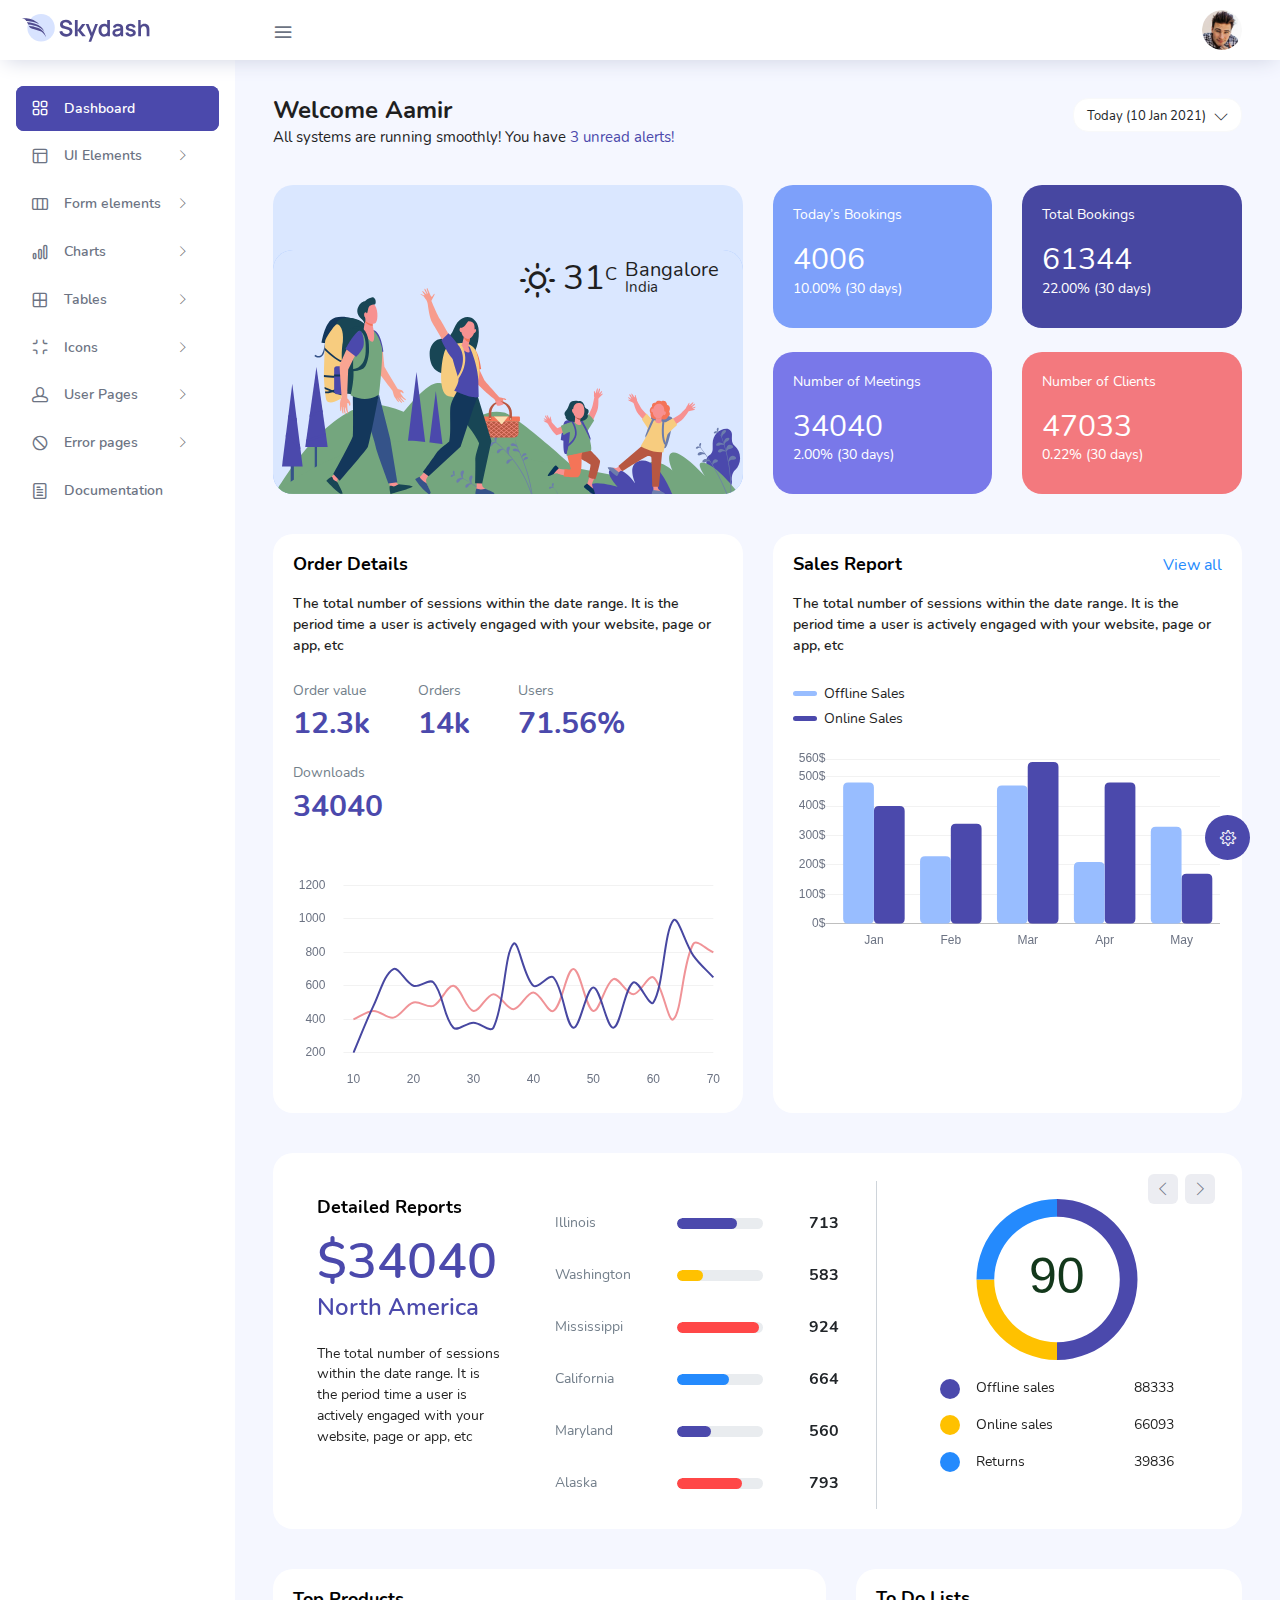
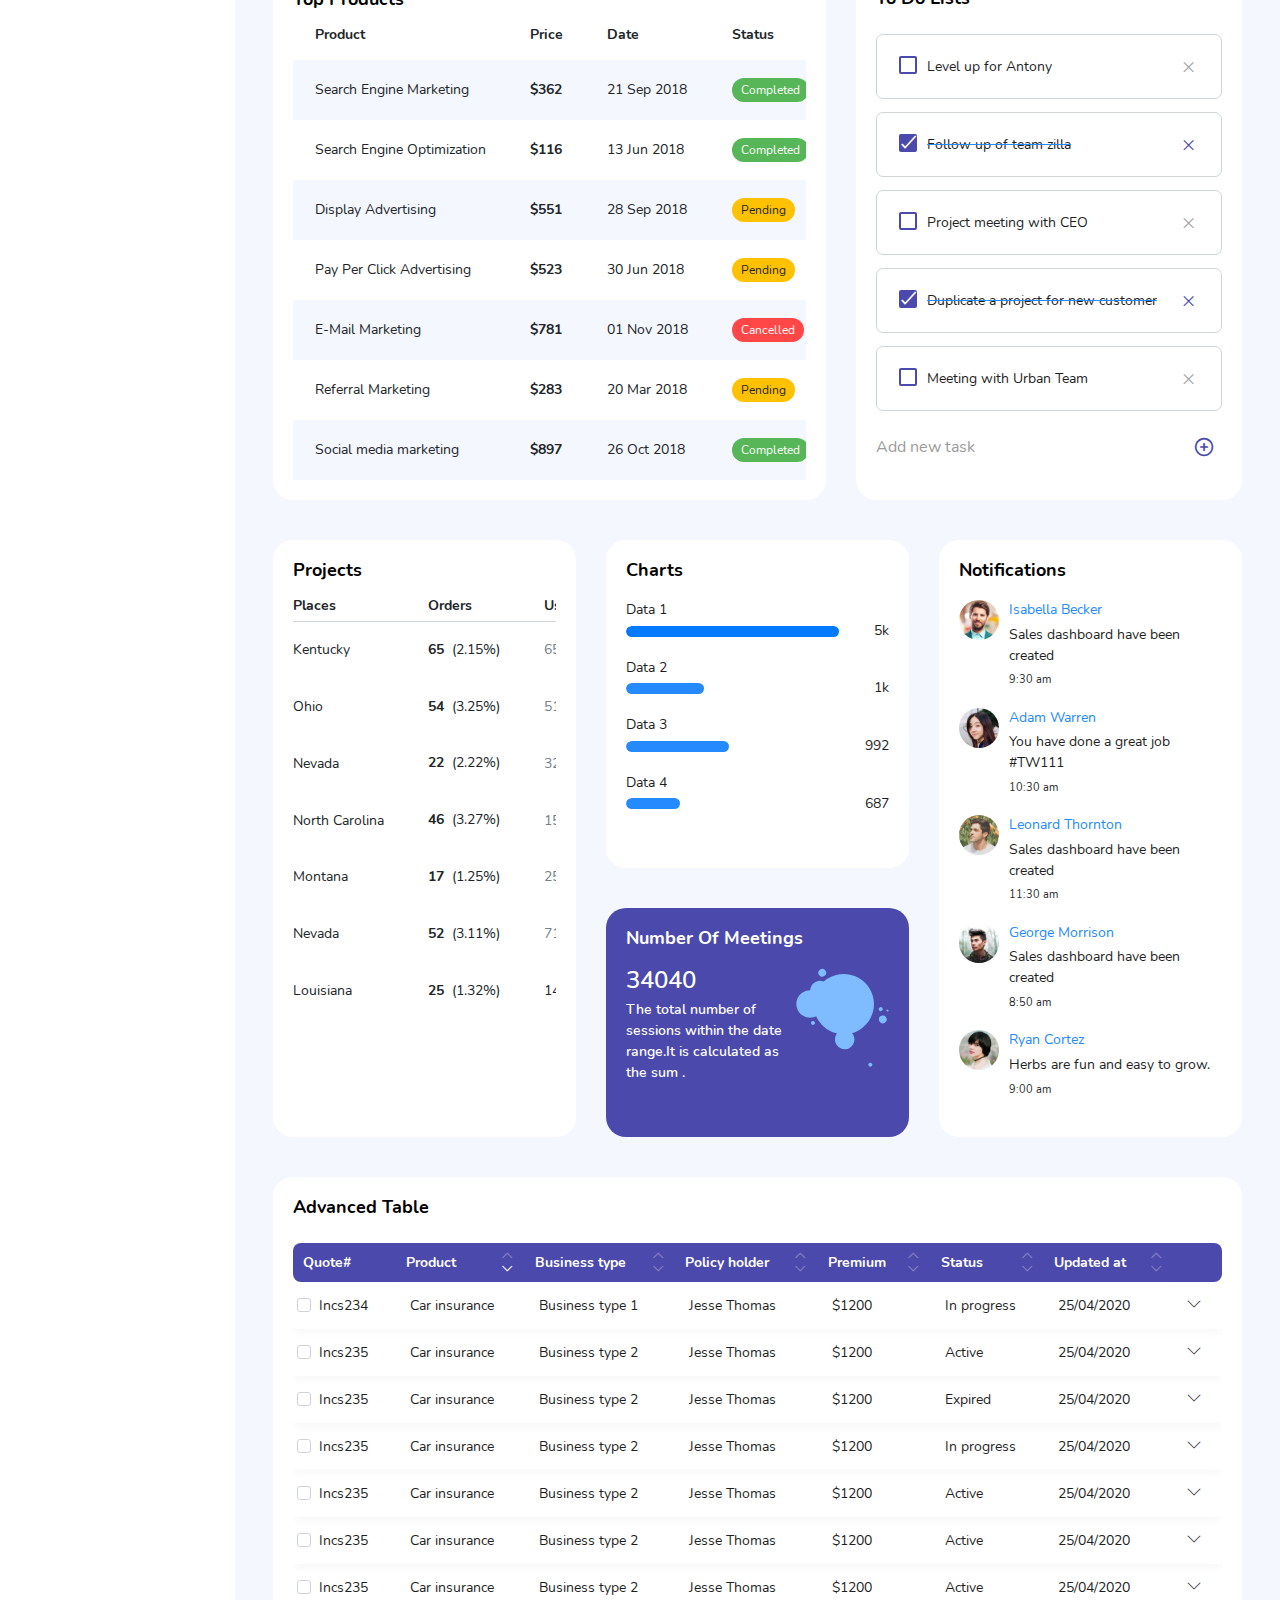
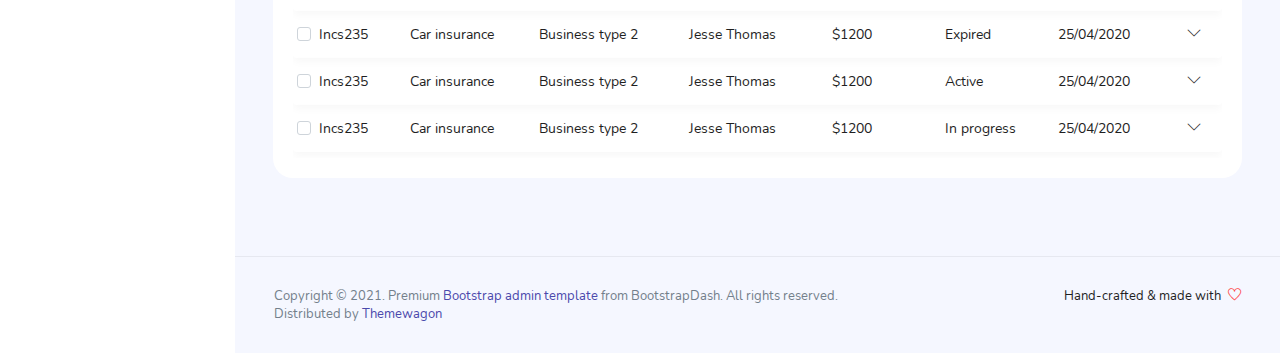
<file: case_management/Admin/index.html>
<!DOCTYPE html>
<html lang="en">

<head>
  <!-- Required meta tags -->
  <meta charset="utf-8">
  <meta name="viewport" content="width=device-width, initial-scale=1, shrink-to-fit=no">
  <title>Skydash Admin</title>
  <!-- plugins:css -->
  <link rel="stylesheet" href="vendors/feather/feather.css">
  <link rel="stylesheet" href="vendors/ti-icons/css/themify-icons.css">
  <link rel="stylesheet" href="vendors/css/vendor.bundle.base.css">
  <!-- endinject -->
  <!-- Plugin css for this page -->
  <link rel="stylesheet" href="vendors/datatables.net-bs4/dataTables.bootstrap4.css">
  <link rel="stylesheet" href="vendors/ti-icons/css/themify-icons.css">
  <link rel="stylesheet" type="text/css" href="js/select.dataTables.min.css">
  <!-- End plugin css for this page -->
  <!-- inject:css -->
  <link rel="stylesheet" href="css/vertical-layout-light/style.css">
  <!-- endinject -->
  <link rel="shortcut icon" href="images/favicon.png" />
</head>
<body>
  <div class="container-scroller">
    <!-- partial:partials/_navbar.html -->
    <nav class="navbar col-lg-12 col-12 p-0 fixed-top d-flex flex-row">
      <div class="text-center navbar-brand-wrapper d-flex align-items-center justify-content-center">
        <a class="navbar-brand brand-logo mr-5" href="index.html"><img src="images/logo.svg" class="mr-2" alt="logo"/></a>
        <a class="navbar-brand brand-logo-mini" href="index.html"><img src="images/logo-mini.svg" alt="logo"/></a>
      </div>
      <div class="navbar-menu-wrapper d-flex align-items-center justify-content-end">
        <button class="navbar-toggler navbar-toggler align-self-center" type="button" data-toggle="minimize">
          <span class="icon-menu"></span>
        </button>
    
        <ul class="navbar-nav navbar-nav-right">
          <li class="nav-item dropdown">
            <a class="nav-link count-indicator dropdown-toggle" id="notificationDropdown" href="#" data-toggle="dropdown">
             
             
            </a>
            <div class="dropdown-menu dropdown-menu-right navbar-dropdown preview-list" aria-labelledby="notificationDropdown">
              <p class="mb-0 font-weight-normal float-left dropdown-header">Notifications</p>
              <a class="dropdown-item preview-item">
                <div class="preview-thumbnail">
                  <div class="preview-icon bg-success">
                    <i class="ti-info-alt mx-0"></i>
                  </div>
                </div>
                <div class="preview-item-content">
                  <h6 class="preview-subject font-weight-normal">Application Error</h6>
                  <p class="font-weight-light small-text mb-0 text-muted">
                    Just now
                  </p>
                </div>
              </a>
              <a class="dropdown-item preview-item">
                <div class="preview-thumbnail">
                  <div class="preview-icon bg-warning">
                    <i class="ti-settings mx-0"></i>
                  </div>
                </div>
                <div class="preview-item-content">
                  <h6 class="preview-subject font-weight-normal">Settings</h6>
                  <p class="font-weight-light small-text mb-0 text-muted">
                    Private message
                  </p>
                </div>
              </a>
              <a class="dropdown-item preview-item">
                <div class="preview-thumbnail">
                  <div class="preview-icon bg-info">
                    <i class="ti-user mx-0"></i>
                  </div>
                </div>
                <div class="preview-item-content">
                  <h6 class="preview-subject font-weight-normal">New user registration</h6>
                  <p class="font-weight-light small-text mb-0 text-muted">
                    2 days ago
                  </p>
                </div>
              </a>
            </div>
          </li>
          <li class="nav-item nav-profile dropdown">
            <a class="nav-link dropdown-toggle" href="#" data-toggle="dropdown" id="profileDropdown">
              <img src="images/faces/face28.jpg" alt="profile"/>
            </a>
            <div class="dropdown-menu dropdown-menu-right navbar-dropdown" aria-labelledby="profileDropdown">

              <a class="dropdown-item">
                <i class="ti-power-off text-primary"></i>
                Logout
              </a>
            </div>
          </li>
    
        </ul>
        <button class="navbar-toggler navbar-toggler-right d-lg-none align-self-center" type="button" data-toggle="offcanvas">
          <span class="icon-menu"></span>
        </button>
      </div>
    </nav>
    <!-- partial -->
    <div class="container-fluid page-body-wrapper">
      <!-- partial:partials/_settings-panel.html -->
      <div class="theme-setting-wrapper">
        <div id="settings-trigger"><i class="ti-settings"></i></div>
        <div id="theme-settings" class="settings-panel">
          <i class="settings-close ti-close"></i>
          <p class="settings-heading">SIDEBAR SKINS</p>
          <div class="sidebar-bg-options selected" id="sidebar-light-theme"><div class="img-ss rounded-circle bg-light border mr-3"></div>Light</div>
          <div class="sidebar-bg-options" id="sidebar-dark-theme"><div class="img-ss rounded-circle bg-dark border mr-3"></div>Dark</div>
          <p class="settings-heading mt-2">HEADER SKINS</p>
          <div class="color-tiles mx-0 px-4">
            <div class="tiles success"></div>
            <div class="tiles warning"></div>
            <div class="tiles danger"></div>
            <div class="tiles info"></div>
            <div class="tiles dark"></div>
            <div class="tiles default"></div>
          </div>
        </div>
      </div>
      <div id="right-sidebar" class="settings-panel">
        <i class="settings-close ti-close"></i>
        <ul class="nav nav-tabs border-top" id="setting-panel" role="tablist">
          <li class="nav-item">
            <a class="nav-link active" id="todo-tab" data-toggle="tab" href="#todo-section" role="tab" aria-controls="todo-section" aria-expanded="true">TO DO LIST</a>
          </li>
          <li class="nav-item">
            <a class="nav-link" id="chats-tab" data-toggle="tab" href="#chats-section" role="tab" aria-controls="chats-section">CHATS</a>
          </li>
        </ul>
        <div class="tab-content" id="setting-content">
          <div class="tab-pane fade show active scroll-wrapper" id="todo-section" role="tabpanel" aria-labelledby="todo-section">
            <div class="add-items d-flex px-3 mb-0">
              <form class="form w-100">
                <div class="form-group d-flex">
                  <input type="text" class="form-control todo-list-input" placeholder="Add To-do">
                  <button type="submit" class="add btn btn-primary todo-list-add-btn" id="add-task">Add</button>
                </div>
              </form>
            </div>
            <div class="list-wrapper px-3">
              <ul class="d-flex flex-column-reverse todo-list">
                <li>
                  <div class="form-check">
                    <label class="form-check-label">
                      <input class="checkbox" type="checkbox">
                      Team review meeting at 3.00 PM
                    </label>
                  </div>
                  <i class="remove ti-close"></i>
                </li>
                <li>
                  <div class="form-check">
                    <label class="form-check-label">
                      <input class="checkbox" type="checkbox">
                      Prepare for presentation
                    </label>
                  </div>
                  <i class="remove ti-close"></i>
                </li>
                <li>
                  <div class="form-check">
                    <label class="form-check-label">
                      <input class="checkbox" type="checkbox">
                      Resolve all the low priority tickets due today
                    </label>
                  </div>
                  <i class="remove ti-close"></i>
                </li>
                <li class="completed">
                  <div class="form-check">
                    <label class="form-check-label">
                      <input class="checkbox" type="checkbox" checked>
                      Schedule meeting for next week
                    </label>
                  </div>
                  <i class="remove ti-close"></i>
                </li>
                <li class="completed">
                  <div class="form-check">
                    <label class="form-check-label">
                      <input class="checkbox" type="checkbox" checked>
                      Project review
                    </label>
                  </div>
                  <i class="remove ti-close"></i>
                </li>
              </ul>
            </div>
            <h4 class="px-3 text-muted mt-5 font-weight-light mb-0">Events</h4>
            <div class="events pt-4 px-3">
              <div class="wrapper d-flex mb-2">
                <i class="ti-control-record text-primary mr-2"></i>
                <span>Feb 11 2018</span>
              </div>
              <p class="mb-0 font-weight-thin text-gray">Creating component page build a js</p>
              <p class="text-gray mb-0">The total number of sessions</p>
            </div>
            <div class="events pt-4 px-3">
              <div class="wrapper d-flex mb-2">
                <i class="ti-control-record text-primary mr-2"></i>
                <span>Feb 7 2018</span>
              </div>
              <p class="mb-0 font-weight-thin text-gray">Meeting with Alisa</p>
              <p class="text-gray mb-0 ">Call Sarah Graves</p>
            </div>
          </div>
          <!-- To do section tab ends -->
          <div class="tab-pane fade" id="chats-section" role="tabpanel" aria-labelledby="chats-section">
            <div class="d-flex align-items-center justify-content-between border-bottom">
              <p class="settings-heading border-top-0 mb-3 pl-3 pt-0 border-bottom-0 pb-0">Friends</p>
              <small class="settings-heading border-top-0 mb-3 pt-0 border-bottom-0 pb-0 pr-3 font-weight-normal">See All</small>
            </div>
            <ul class="chat-list">
              <li class="list active">
                <div class="profile"><img src="images/faces/face1.jpg" alt="image"><span class="online"></span></div>
                <div class="info">
                  <p>Thomas Douglas</p>
                  <p>Available</p>
                </div>
                <small class="text-muted my-auto">19 min</small>
              </li>
              <li class="list">
                <div class="profile"><img src="images/faces/face2.jpg" alt="image"><span class="offline"></span></div>
                <div class="info">
                  <div class="wrapper d-flex">
                    <p>Catherine</p>
                  </div>
                  <p>Away</p>
                </div>
                <div class="badge badge-success badge-pill my-auto mx-2">4</div>
                <small class="text-muted my-auto">23 min</small>
              </li>
              <li class="list">
                <div class="profile"><img src="images/faces/face3.jpg" alt="image"><span class="online"></span></div>
                <div class="info">
                  <p>Daniel Russell</p>
                  <p>Available</p>
                </div>
                <small class="text-muted my-auto">14 min</small>
              </li>
              <li class="list">
                <div class="profile"><img src="images/faces/face4.jpg" alt="image"><span class="offline"></span></div>
                <div class="info">
                  <p>James Richardson</p>
                  <p>Away</p>
                </div>
                <small class="text-muted my-auto">2 min</small>
              </li>
              <li class="list">
                <div class="profile"><img src="images/faces/face5.jpg" alt="image"><span class="online"></span></div>
                <div class="info">
                  <p>Madeline Kennedy</p>
                  <p>Available</p>
                </div>
                <small class="text-muted my-auto">5 min</small>
              </li>
              <li class="list">
                <div class="profile"><img src="images/faces/face6.jpg" alt="image"><span class="online"></span></div>
                <div class="info">
                  <p>Sarah Graves</p>
                  <p>Available</p>
                </div>
                <small class="text-muted my-auto">47 min</small>
              </li>
            </ul>
          </div>
          <!-- chat tab ends -->
        </div>
      </div>
      <!-- partial -->
      <!-- partial:partials/_sidebar.html -->
      <nav class="sidebar sidebar-offcanvas" id="sidebar">
        <ul class="nav">
          <li class="nav-item">
            <a class="nav-link" href="index.html">
              <i class="icon-grid menu-icon"></i>
              <span class="menu-title">Dashboard</span>
            </a>
          </li>
          <li class="nav-item">
            <a class="nav-link" data-toggle="collapse" href="#ui-basic" aria-expanded="false" aria-controls="ui-basic">
              <i class="icon-layout menu-icon"></i>
              <span class="menu-title">UI Elements</span>
              <i class="menu-arrow"></i>
            </a>
            <div class="collapse" id="ui-basic">
              <ul class="nav flex-column sub-menu">
                <li class="nav-item"> <a class="nav-link" href="pages/ui-features/buttons.html">Buttons</a></li>
                <li class="nav-item"> <a class="nav-link" href="pages/ui-features/dropdowns.html">Dropdowns</a></li>
                <li class="nav-item"> <a class="nav-link" href="pages/ui-features/typography.html">Typography</a></li>
              </ul>
            </div>
          </li>
          <li class="nav-item">
            <a class="nav-link" data-toggle="collapse" href="#form-elements" aria-expanded="false" aria-controls="form-elements">
              <i class="icon-columns menu-icon"></i>
              <span class="menu-title">Form elements</span>
              <i class="menu-arrow"></i>
            </a>
            <div class="collapse" id="form-elements">
              <ul class="nav flex-column sub-menu">
                <li class="nav-item"><a class="nav-link" href="pages/forms/basic_elements.html">Basic Elements</a></li>
              </ul>
            </div>
          </li>
          <li class="nav-item">
            <a class="nav-link" data-toggle="collapse" href="#charts" aria-expanded="false" aria-controls="charts">
              <i class="icon-bar-graph menu-icon"></i>
              <span class="menu-title">Charts</span>
              <i class="menu-arrow"></i>
            </a>
            <div class="collapse" id="charts">
              <ul class="nav flex-column sub-menu">
                <li class="nav-item"> <a class="nav-link" href="pages/charts/chartjs.html">ChartJs</a></li>
              </ul>
            </div>
          </li>
          <li class="nav-item">
            <a class="nav-link" data-toggle="collapse" href="#tables" aria-expanded="false" aria-controls="tables">
              <i class="icon-grid-2 menu-icon"></i>
              <span class="menu-title">Tables</span>
              <i class="menu-arrow"></i>
            </a>
            <div class="collapse" id="tables">
              <ul class="nav flex-column sub-menu">
                <li class="nav-item"> <a class="nav-link" href="pages/tables/basic-table.html">Basic table</a></li>
              </ul>
            </div>
          </li>
          <li class="nav-item">
            <a class="nav-link" data-toggle="collapse" href="#icons" aria-expanded="false" aria-controls="icons">
              <i class="icon-contract menu-icon"></i>
              <span class="menu-title">Icons</span>
              <i class="menu-arrow"></i>
            </a>
            <div class="collapse" id="icons">
              <ul class="nav flex-column sub-menu">
                <li class="nav-item"> <a class="nav-link" href="pages/icons/mdi.html">Mdi icons</a></li>
              </ul>
            </div>
          </li>
          <li class="nav-item">
            <a class="nav-link" data-toggle="collapse" href="#auth" aria-expanded="false" aria-controls="auth">
              <i class="icon-head menu-icon"></i>
              <span class="menu-title">User Pages</span>
              <i class="menu-arrow"></i>
            </a>
            <div class="collapse" id="auth">
              <ul class="nav flex-column sub-menu">
                <li class="nav-item"> <a class="nav-link" href="pages/samples/login.html"> Login </a></li>
                <li class="nav-item"> <a class="nav-link" href="pages/samples/register.html"> Register </a></li>
              </ul>
            </div>
          </li>
          <li class="nav-item">
            <a class="nav-link" data-toggle="collapse" href="#error" aria-expanded="false" aria-controls="error">
              <i class="icon-ban menu-icon"></i>
              <span class="menu-title">Error pages</span>
              <i class="menu-arrow"></i>
            </a>
            <div class="collapse" id="error">
              <ul class="nav flex-column sub-menu">
                <li class="nav-item"> <a class="nav-link" href="pages/samples/error-404.html"> 404 </a></li>
                <li class="nav-item"> <a class="nav-link" href="pages/samples/error-500.html"> 500 </a></li>
              </ul>
            </div>
          </li>
          <li class="nav-item">
            <a class="nav-link" href="pages/documentation/documentation.html">
              <i class="icon-paper menu-icon"></i>
              <span class="menu-title">Documentation</span>
            </a>
          </li>
        </ul>
      </nav>
      <!-- partial -->
      <div class="main-panel">
        <div class="content-wrapper">
          <div class="row">
            <div class="col-md-12 grid-margin">
              <div class="row">
                <div class="col-12 col-xl-8 mb-4 mb-xl-0">
                  <h3 class="font-weight-bold">Welcome Aamir</h3>
                  <h6 class="font-weight-normal mb-0">All systems are running smoothly! You have <span class="text-primary">3 unread alerts!</span></h6>
                </div>
                <div class="col-12 col-xl-4">
                 <div class="justify-content-end d-flex">
                  <div class="dropdown flex-md-grow-1 flex-xl-grow-0">
                    <button class="btn btn-sm btn-light bg-white dropdown-toggle" type="button" id="dropdownMenuDate2" data-toggle="dropdown" aria-haspopup="true" aria-expanded="true">
                     <i class="mdi mdi-calendar"></i> Today (10 Jan 2021)
                    </button>
                    <div class="dropdown-menu dropdown-menu-right" aria-labelledby="dropdownMenuDate2">
                      <a class="dropdown-item" href="#">January - March</a>
                      <a class="dropdown-item" href="#">March - June</a>
                      <a class="dropdown-item" href="#">June - August</a>
                      <a class="dropdown-item" href="#">August - November</a>
                    </div>
                  </div>
                 </div>
                </div>
              </div>
            </div>
          </div>
          <div class="row">
            <div class="col-md-6 grid-margin stretch-card">
              <div class="card tale-bg">
                <div class="card-people mt-auto">
                  <img src="images/dashboard/people.svg" alt="people">
                  <div class="weather-info">
                    <div class="d-flex">
                      <div>
                        <h2 class="mb-0 font-weight-normal"><i class="icon-sun mr-2"></i>31<sup>C</sup></h2>
                      </div>
                      <div class="ml-2">
                        <h4 class="location font-weight-normal">Bangalore</h4>
                        <h6 class="font-weight-normal">India</h6>
                      </div>
                    </div>
                  </div>
                </div>
              </div>
            </div>
            <div class="col-md-6 grid-margin transparent">
              <div class="row">
                <div class="col-md-6 mb-4 stretch-card transparent">
                  <div class="card card-tale">
                    <div class="card-body">
                      <p class="mb-4">Today’s Bookings</p>
                      <p class="fs-30 mb-2">4006</p>
                      <p>10.00% (30 days)</p>
                    </div>
                  </div>
                </div>
                <div class="col-md-6 mb-4 stretch-card transparent">
                  <div class="card card-dark-blue">
                    <div class="card-body">
                      <p class="mb-4">Total Bookings</p>
                      <p class="fs-30 mb-2">61344</p>
                      <p>22.00% (30 days)</p>
                    </div>
                  </div>
                </div>
              </div>
              <div class="row">
                <div class="col-md-6 mb-4 mb-lg-0 stretch-card transparent">
                  <div class="card card-light-blue">
                    <div class="card-body">
                      <p class="mb-4">Number of Meetings</p>
                      <p class="fs-30 mb-2">34040</p>
                      <p>2.00% (30 days)</p>
                    </div>
                  </div>
                </div>
                <div class="col-md-6 stretch-card transparent">
                  <div class="card card-light-danger">
                    <div class="card-body">
                      <p class="mb-4">Number of Clients</p>
                      <p class="fs-30 mb-2">47033</p>
                      <p>0.22% (30 days)</p>
                    </div>
                  </div>
                </div>
              </div>
            </div>
          </div>
          <div class="row">
            <div class="col-md-6 grid-margin stretch-card">
              <div class="card">
                <div class="card-body">
                  <p class="card-title">Order Details</p>
                  <p class="font-weight-500">The total number of sessions within the date range. It is the period time a user is actively engaged with your website, page or app, etc</p>
                  <div class="d-flex flex-wrap mb-5">
                    <div class="mr-5 mt-3">
                      <p class="text-muted">Order value</p>
                      <h3 class="text-primary fs-30 font-weight-medium">12.3k</h3>
                    </div>
                    <div class="mr-5 mt-3">
                      <p class="text-muted">Orders</p>
                      <h3 class="text-primary fs-30 font-weight-medium">14k</h3>
                    </div>
                    <div class="mr-5 mt-3">
                      <p class="text-muted">Users</p>
                      <h3 class="text-primary fs-30 font-weight-medium">71.56%</h3>
                    </div>
                    <div class="mt-3">
                      <p class="text-muted">Downloads</p>
                      <h3 class="text-primary fs-30 font-weight-medium">34040</h3>
                    </div> 
                  </div>
                  <canvas id="order-chart"></canvas>
                </div>
              </div>
            </div>
            <div class="col-md-6 grid-margin stretch-card">
              <div class="card">
                <div class="card-body">
                 <div class="d-flex justify-content-between">
                  <p class="card-title">Sales Report</p>
                  <a href="#" class="text-info">View all</a>
                 </div>
                  <p class="font-weight-500">The total number of sessions within the date range. It is the period time a user is actively engaged with your website, page or app, etc</p>
                  <div id="sales-legend" class="chartjs-legend mt-4 mb-2"></div>
                  <canvas id="sales-chart"></canvas>
                </div>
              </div>
            </div>
          </div>
          <div class="row">
            <div class="col-md-12 grid-margin stretch-card">
              <div class="card position-relative">
                <div class="card-body">
                  <div id="detailedReports" class="carousel slide detailed-report-carousel position-static pt-2" data-ride="carousel">
                    <div class="carousel-inner">
                      <div class="carousel-item active">
                        <div class="row">
                          <div class="col-md-12 col-xl-3 d-flex flex-column justify-content-start">
                            <div class="ml-xl-4 mt-3">
                            <p class="card-title">Detailed Reports</p>
                              <h1 class="text-primary">$34040</h1>
                              <h3 class="font-weight-500 mb-xl-4 text-primary">North America</h3>
                              <p class="mb-2 mb-xl-0">The total number of sessions within the date range. It is the period time a user is actively engaged with your website, page or app, etc</p>
                            </div>  
                            </div>
                          <div class="col-md-12 col-xl-9">
                            <div class="row">
                              <div class="col-md-6 border-right">
                                <div class="table-responsive mb-3 mb-md-0 mt-3">
                                  <table class="table table-borderless report-table">
                                    <tr>
                                      <td class="text-muted">Illinois</td>
                                      <td class="w-100 px-0">
                                        <div class="progress progress-md mx-4">
                                          <div class="progress-bar bg-primary" role="progressbar" style="width: 70%" aria-valuenow="70" aria-valuemin="0" aria-valuemax="100"></div>
                                        </div>
                                      </td>
                                      <td><h5 class="font-weight-bold mb-0">713</h5></td>
                                    </tr>
                                    <tr>
                                      <td class="text-muted">Washington</td>
                                      <td class="w-100 px-0">
                                        <div class="progress progress-md mx-4">
                                          <div class="progress-bar bg-warning" role="progressbar" style="width: 30%" aria-valuenow="30" aria-valuemin="0" aria-valuemax="100"></div>
                                        </div>
                                      </td>
                                      <td><h5 class="font-weight-bold mb-0">583</h5></td>
                                    </tr>
                                    <tr>
                                      <td class="text-muted">Mississippi</td>
                                      <td class="w-100 px-0">
                                        <div class="progress progress-md mx-4">
                                          <div class="progress-bar bg-danger" role="progressbar" style="width: 95%" aria-valuenow="95" aria-valuemin="0" aria-valuemax="100"></div>
                                        </div>
                                      </td>
                                      <td><h5 class="font-weight-bold mb-0">924</h5></td>
                                    </tr>
                                    <tr>
                                      <td class="text-muted">California</td>
                                      <td class="w-100 px-0">
                                        <div class="progress progress-md mx-4">
                                          <div class="progress-bar bg-info" role="progressbar" style="width: 60%" aria-valuenow="60" aria-valuemin="0" aria-valuemax="100"></div>
                                        </div>
                                      </td>
                                      <td><h5 class="font-weight-bold mb-0">664</h5></td>
                                    </tr>
                                    <tr>
                                      <td class="text-muted">Maryland</td>
                                      <td class="w-100 px-0">
                                        <div class="progress progress-md mx-4">
                                          <div class="progress-bar bg-primary" role="progressbar" style="width: 40%" aria-valuenow="40" aria-valuemin="0" aria-valuemax="100"></div>
                                        </div>
                                      </td>
                                      <td><h5 class="font-weight-bold mb-0">560</h5></td>
                                    </tr>
                                    <tr>
                                      <td class="text-muted">Alaska</td>
                                      <td class="w-100 px-0">
                                        <div class="progress progress-md mx-4">
                                          <div class="progress-bar bg-danger" role="progressbar" style="width: 75%" aria-valuenow="75" aria-valuemin="0" aria-valuemax="100"></div>
                                        </div>
                                      </td>
                                      <td><h5 class="font-weight-bold mb-0">793</h5></td>
                                    </tr>
                                  </table>
                                </div>
                              </div>
                              <div class="col-md-6 mt-3">
                                <canvas id="north-america-chart"></canvas>
                                <div id="north-america-legend"></div>
                              </div>
                            </div>
                          </div>
                        </div>
                      </div>
                      <div class="carousel-item">
                        <div class="row">
                          <div class="col-md-12 col-xl-3 d-flex flex-column justify-content-start">
                            <div class="ml-xl-4 mt-3">
                            <p class="card-title">Detailed Reports</p>
                              <h1 class="text-primary">$34040</h1>
                              <h3 class="font-weight-500 mb-xl-4 text-primary">North America</h3>
                              <p class="mb-2 mb-xl-0">The total number of sessions within the date range. It is the period time a user is actively engaged with your website, page or app, etc</p>
                            </div>  
                            </div>
                          <div class="col-md-12 col-xl-9">
                            <div class="row">
                              <div class="col-md-6 border-right">
                                <div class="table-responsive mb-3 mb-md-0 mt-3">
                                  <table class="table table-borderless report-table">
                                    <tr>
                                      <td class="text-muted">Illinois</td>
                                      <td class="w-100 px-0">
                                        <div class="progress progress-md mx-4">
                                          <div class="progress-bar bg-primary" role="progressbar" style="width: 70%" aria-valuenow="70" aria-valuemin="0" aria-valuemax="100"></div>
                                        </div>
                                      </td>
                                      <td><h5 class="font-weight-bold mb-0">713</h5></td>
                                    </tr>
                                    <tr>
                                      <td class="text-muted">Washington</td>
                                      <td class="w-100 px-0">
                                        <div class="progress progress-md mx-4">
                                          <div class="progress-bar bg-warning" role="progressbar" style="width: 30%" aria-valuenow="30" aria-valuemin="0" aria-valuemax="100"></div>
                                        </div>
                                      </td>
                                      <td><h5 class="font-weight-bold mb-0">583</h5></td>
                                    </tr>
                                    <tr>
                                      <td class="text-muted">Mississippi</td>
                                      <td class="w-100 px-0">
                                        <div class="progress progress-md mx-4">
                                          <div class="progress-bar bg-danger" role="progressbar" style="width: 95%" aria-valuenow="95" aria-valuemin="0" aria-valuemax="100"></div>
                                        </div>
                                      </td>
                                      <td><h5 class="font-weight-bold mb-0">924</h5></td>
                                    </tr>
                                    <tr>
                                      <td class="text-muted">California</td>
                                      <td class="w-100 px-0">
                                        <div class="progress progress-md mx-4">
                                          <div class="progress-bar bg-info" role="progressbar" style="width: 60%" aria-valuenow="60" aria-valuemin="0" aria-valuemax="100"></div>
                                        </div>
                                      </td>
                                      <td><h5 class="font-weight-bold mb-0">664</h5></td>
                                    </tr>
                                    <tr>
                                      <td class="text-muted">Maryland</td>
                                      <td class="w-100 px-0">
                                        <div class="progress progress-md mx-4">
                                          <div class="progress-bar bg-primary" role="progressbar" style="width: 40%" aria-valuenow="40" aria-valuemin="0" aria-valuemax="100"></div>
                                        </div>
                                      </td>
                                      <td><h5 class="font-weight-bold mb-0">560</h5></td>
                                    </tr>
                                    <tr>
                                      <td class="text-muted">Alaska</td>
                                      <td class="w-100 px-0">
                                        <div class="progress progress-md mx-4">
                                          <div class="progress-bar bg-danger" role="progressbar" style="width: 75%" aria-valuenow="75" aria-valuemin="0" aria-valuemax="100"></div>
                                        </div>
                                      </td>
                                      <td><h5 class="font-weight-bold mb-0">793</h5></td>
                                    </tr>
                                  </table>
                                </div>
                              </div>
                              <div class="col-md-6 mt-3">
                                <canvas id="south-america-chart"></canvas>
                                <div id="south-america-legend"></div>
                              </div>
                            </div>
                          </div>
                        </div>
                      </div>
                    </div>
                    <a class="carousel-control-prev" href="#detailedReports" role="button" data-slide="prev">
                      <span class="carousel-control-prev-icon" aria-hidden="true"></span>
                      <span class="sr-only">Previous</span>
                    </a>
                    <a class="carousel-control-next" href="#detailedReports" role="button" data-slide="next">
                      <span class="carousel-control-next-icon" aria-hidden="true"></span>
                      <span class="sr-only">Next</span>
                    </a>
                  </div>
                </div>
              </div>
            </div>
          </div>
          <div class="row">
            <div class="col-md-7 grid-margin stretch-card">
              <div class="card">
                <div class="card-body">
                  <p class="card-title mb-0">Top Products</p>
                  <div class="table-responsive">
                    <table class="table table-striped table-borderless">
                      <thead>
                        <tr>
                          <th>Product</th>
                          <th>Price</th>
                          <th>Date</th>
                          <th>Status</th>
                        </tr>  
                      </thead>
                      <tbody>
                        <tr>
                          <td>Search Engine Marketing</td>
                          <td class="font-weight-bold">$362</td>
                          <td>21 Sep 2018</td>
                          <td class="font-weight-medium"><div class="badge badge-success">Completed</div></td>
                        </tr>
                        <tr>
                          <td>Search Engine Optimization</td>
                          <td class="font-weight-bold">$116</td>
                          <td>13 Jun 2018</td>
                          <td class="font-weight-medium"><div class="badge badge-success">Completed</div></td>
                        </tr>
                        <tr>
                          <td>Display Advertising</td>
                          <td class="font-weight-bold">$551</td>
                          <td>28 Sep 2018</td>
                          <td class="font-weight-medium"><div class="badge badge-warning">Pending</div></td>
                        </tr>
                        <tr>
                          <td>Pay Per Click Advertising</td>
                          <td class="font-weight-bold">$523</td>
                          <td>30 Jun 2018</td>
                          <td class="font-weight-medium"><div class="badge badge-warning">Pending</div></td>
                        </tr>
                        <tr>
                          <td>E-Mail Marketing</td>
                          <td class="font-weight-bold">$781</td>
                          <td>01 Nov 2018</td>
                          <td class="font-weight-medium"><div class="badge badge-danger">Cancelled</div></td>
                        </tr>
                        <tr>
                          <td>Referral Marketing</td>
                          <td class="font-weight-bold">$283</td>
                          <td>20 Mar 2018</td>
                          <td class="font-weight-medium"><div class="badge badge-warning">Pending</div></td>
                        </tr>
                        <tr>
                          <td>Social media marketing</td>
                          <td class="font-weight-bold">$897</td>
                          <td>26 Oct 2018</td>
                          <td class="font-weight-medium"><div class="badge badge-success">Completed</div></td>
                        </tr>
                      </tbody>
                    </table>
                  </div>
                </div>
              </div>
            </div>
            <div class="col-md-5 grid-margin stretch-card">
							<div class="card">
								<div class="card-body">
									<h4 class="card-title">To Do Lists</h4>
									<div class="list-wrapper pt-2">
										<ul class="d-flex flex-column-reverse todo-list todo-list-custom">
											<li>
												<div class="form-check form-check-flat">
													<label class="form-check-label">
														<input class="checkbox" type="checkbox">
														Meeting with Urban Team
													</label>
												</div>
												<i class="remove ti-close"></i>
											</li>
											<li class="completed">
												<div class="form-check form-check-flat">
													<label class="form-check-label">
														<input class="checkbox" type="checkbox" checked>
														Duplicate a project for new customer
													</label>
												</div>
												<i class="remove ti-close"></i>
											</li>
											<li>
												<div class="form-check form-check-flat">
													<label class="form-check-label">
														<input class="checkbox" type="checkbox">
														Project meeting with CEO
													</label>
												</div>
												<i class="remove ti-close"></i>
											</li>
											<li class="completed">
												<div class="form-check form-check-flat">
													<label class="form-check-label">
														<input class="checkbox" type="checkbox" checked>
														Follow up of team zilla
													</label>
												</div>
												<i class="remove ti-close"></i>
											</li>
											<li>
												<div class="form-check form-check-flat">
													<label class="form-check-label">
														<input class="checkbox" type="checkbox">
														Level up for Antony
													</label>
												</div>
												<i class="remove ti-close"></i>
											</li>
										</ul>
                  </div>
                  <div class="add-items d-flex mb-0 mt-2">
										<input type="text" class="form-control todo-list-input"  placeholder="Add new task">
										<button class="add btn btn-icon text-primary todo-list-add-btn bg-transparent"><i class="icon-circle-plus"></i></button>
									</div>
								</div>
							</div>
            </div>
          </div>
          <div class="row">
            <div class="col-md-4 stretch-card grid-margin">
              <div class="card">
                <div class="card-body">
                  <p class="card-title mb-0">Projects</p>
                  <div class="table-responsive">
                    <table class="table table-borderless">
                      <thead>
                        <tr>
                          <th class="pl-0  pb-2 border-bottom">Places</th>
                          <th class="border-bottom pb-2">Orders</th>
                          <th class="border-bottom pb-2">Users</th>
                        </tr>
                      </thead>
                      <tbody>
                        <tr>
                          <td class="pl-0">Kentucky</td>
                          <td><p class="mb-0"><span class="font-weight-bold mr-2">65</span>(2.15%)</p></td>
                          <td class="text-muted">65</td>
                        </tr>
                        <tr>
                          <td class="pl-0">Ohio</td>
                          <td><p class="mb-0"><span class="font-weight-bold mr-2">54</span>(3.25%)</p></td>
                          <td class="text-muted">51</td>
                        </tr>
                        <tr>
                          <td class="pl-0">Nevada</td>
                          <td><p class="mb-0"><span class="font-weight-bold mr-2">22</span>(2.22%)</p></td>
                          <td class="text-muted">32</td>
                        </tr>
                        <tr>
                          <td class="pl-0">North Carolina</td>
                          <td><p class="mb-0"><span class="font-weight-bold mr-2">46</span>(3.27%)</p></td>
                          <td class="text-muted">15</td>
                        </tr>
                        <tr>
                          <td class="pl-0">Montana</td>
                          <td><p class="mb-0"><span class="font-weight-bold mr-2">17</span>(1.25%)</p></td>
                          <td class="text-muted">25</td>
                        </tr>
                        <tr>
                          <td class="pl-0">Nevada</td>
                          <td><p class="mb-0"><span class="font-weight-bold mr-2">52</span>(3.11%)</p></td>
                          <td class="text-muted">71</td>
                        </tr>
                        <tr>
                          <td class="pl-0 pb-0">Louisiana</td>
                          <td class="pb-0"><p class="mb-0"><span class="font-weight-bold mr-2">25</span>(1.32%)</p></td>
                          <td class="pb-0">14</td>
                        </tr>
                      </tbody>
                    </table>
                  </div>
                </div>
              </div>
            </div>
            <div class="col-md-4 stretch-card grid-margin">
              <div class="row">
                <div class="col-md-12 grid-margin stretch-card">
                  <div class="card">
                    <div class="card-body">
                      <p class="card-title">Charts</p>
                      <div class="charts-data">
                        <div class="mt-3">
                          <p class="mb-0">Data 1</p>
                          <div class="d-flex justify-content-between align-items-center">
                            <div class="progress progress-md flex-grow-1 mr-4">
                              <div class="progress-bar bg-inf0" role="progressbar" style="width: 95%" aria-valuenow="95" aria-valuemin="0" aria-valuemax="100"></div>
                            </div>
                            <p class="mb-0">5k</p>
                          </div>
                        </div>
                        <div class="mt-3">
                          <p class="mb-0">Data 2</p>
                          <div class="d-flex justify-content-between align-items-center">
                            <div class="progress progress-md flex-grow-1 mr-4">
                              <div class="progress-bar bg-info" role="progressbar" style="width: 35%" aria-valuenow="35" aria-valuemin="0" aria-valuemax="100"></div>
                            </div>
                            <p class="mb-0">1k</p>
                          </div>
                        </div>
                        <div class="mt-3">
                          <p class="mb-0">Data 3</p>
                          <div class="d-flex justify-content-between align-items-center">
                            <div class="progress progress-md flex-grow-1 mr-4">
                              <div class="progress-bar bg-info" role="progressbar" style="width: 48%" aria-valuenow="48" aria-valuemin="0" aria-valuemax="100"></div>
                            </div>
                            <p class="mb-0">992</p>
                          </div>
                        </div>
                        <div class="mt-3">
                          <p class="mb-0">Data 4</p>
                          <div class="d-flex justify-content-between align-items-center">
                            <div class="progress progress-md flex-grow-1 mr-4">
                              <div class="progress-bar bg-info" role="progressbar" style="width: 25%" aria-valuenow="25" aria-valuemin="0" aria-valuemax="100"></div>
                            </div>
                            <p class="mb-0">687</p>
                          </div>
                        </div>
                      </div>  
                    </div>
                  </div>
                </div>
                <div class="col-md-12 stretch-card grid-margin grid-margin-md-0">
                  <div class="card data-icon-card-primary">
                    <div class="card-body">
                      <p class="card-title text-white">Number of Meetings</p>                      
                      <div class="row">
                        <div class="col-8 text-white">
                          <h3>34040</h3>
                          <p class="text-white font-weight-500 mb-0">The total number of sessions within the date range.It is calculated as the sum . </p>
                        </div>
                        <div class="col-4 background-icon">
                        </div>
                      </div>
                    </div>
                  </div>
                </div>
              </div>
            </div>
            <div class="col-md-4 stretch-card grid-margin">
              <div class="card">
                <div class="card-body">
                  <p class="card-title">Notifications</p>
                  <ul class="icon-data-list">
                    <li>
                      <div class="d-flex">
                        <img src="images/faces/face1.jpg" alt="user">
                        <div>
                          <p class="text-info mb-1">Isabella Becker</p>
                          <p class="mb-0">Sales dashboard have been created</p>
                          <small>9:30 am</small>
                        </div>
                      </div>
                    </li>
                    <li>
                      <div class="d-flex">
                        <img src="images/faces/face2.jpg" alt="user">
                        <div>
                          <p class="text-info mb-1">Adam Warren</p>
                          <p class="mb-0">You have done a great job #TW111</p>
                          <small>10:30 am</small>
                        </div>
                      </div>
                    </li>
                    <li>
                      <div class="d-flex">
                      <img src="images/faces/face3.jpg" alt="user">
                     <div>
                      <p class="text-info mb-1">Leonard Thornton</p>
                      <p class="mb-0">Sales dashboard have been created</p>
                      <small>11:30 am</small>
                     </div>
                      </div>
                    </li>
                    <li>
                      <div class="d-flex">
                        <img src="images/faces/face4.jpg" alt="user">
                        <div>
                          <p class="text-info mb-1">George Morrison</p>
                          <p class="mb-0">Sales dashboard have been created</p>
                          <small>8:50 am</small>
                        </div>
                      </div>
                    </li>
                    <li>
                      <div class="d-flex">
                        <img src="images/faces/face5.jpg" alt="user">
                        <div>
                        <p class="text-info mb-1">Ryan Cortez</p>
                        <p class="mb-0">Herbs are fun and easy to grow.</p>
                        <small>9:00 am</small>
                        </div>
                      </div>
                    </li>
                  </ul>
                </div>
              </div>
            </div>
          </div>
          <div class="row">
            <div class="col-md-12 grid-margin stretch-card">
              <div class="card">
                <div class="card-body">
                  <p class="card-title">Advanced Table</p>
                  <div class="row">
                    <div class="col-12">
                      <div class="table-responsive">
                        <table id="example" class="display expandable-table" style="width:100%">
                          <thead>
                            <tr>
                              <th>Quote#</th>
                              <th>Product</th>
                              <th>Business type</th>
                              <th>Policy holder</th>
                              <th>Premium</th>
                              <th>Status</th>
                              <th>Updated at</th>
                              <th></th>
                            </tr>
                          </thead>
                      </table>
                      </div>
                    </div>
                  </div>
                  </div>
                </div>

                
              </div>
            </div>
        </div>
        <!-- content-wrapper ends -->
        <!-- partial:partials/_footer.html -->
        <footer class="footer">
          <div class="d-sm-flex justify-content-center justify-content-sm-between">
            <span class="text-muted text-center text-sm-left d-block d-sm-inline-block">Copyright © 2021.  Premium <a href="https://www.bootstrapdash.com/" target="_blank">Bootstrap admin template</a> from BootstrapDash. All rights reserved.</span>
            <span class="float-none float-sm-right d-block mt-1 mt-sm-0 text-center">Hand-crafted & made with <i class="ti-heart text-danger ml-1"></i></span>
          </div>
          <div class="d-sm-flex justify-content-center justify-content-sm-between">
            <span class="text-muted text-center text-sm-left d-block d-sm-inline-block">Distributed by <a href="https://www.themewagon.com/" target="_blank">Themewagon</a></span> 
          </div>
        </footer> 
        <!-- partial -->
      </div>
      <!-- main-panel ends -->
    </div>   
    <!-- page-body-wrapper ends -->
  </div>
  <!-- container-scroller -->

  <!-- plugins:js -->
  <script src="vendors/js/vendor.bundle.base.js"></script>
  <!-- endinject -->
  <!-- Plugin js for this page -->
  <script src="vendors/chart.js/Chart.min.js"></script>
  <script src="vendors/datatables.net/jquery.dataTables.js"></script>
  <script src="vendors/datatables.net-bs4/dataTables.bootstrap4.js"></script>
  <script src="js/dataTables.select.min.js"></script>

  <!-- End plugin js for this page -->
  <!-- inject:js -->
  <script src="js/off-canvas.js"></script>
  <script src="js/hoverable-collapse.js"></script>
  <script src="js/template.js"></script>
  <script src="js/settings.js"></script>
  <script src="js/todolist.js"></script>
  <!-- endinject -->
  <!-- Custom js for this page-->
  <script src="js/dashboard.js"></script>
  <script src="js/Chart.roundedBarCharts.js"></script>
  <!-- End custom js for this page-->
</body>

</html>
</file>
<file: case_management/Admin/vendors/feather/feather.css>
@charset "UTF-8";
 
@font-face {
  font-family: "feather";
  src:url("fonts/feather-webfont.eot");
  src:url("fonts/feather-webfont.eot?#iefix") format("embedded-opentype"),
    url("fonts/feather-webfont.woff") format("woff"),
    url("fonts/feather-webfont.ttf") format("truetype"),
    url("fonts/feather-webfont.svg#feather") format("svg");
  font-weight: normal;
  font-style: normal;
}

/* Character Mapping Method */
 
[data-icon]:before {
  display: inline-block;
  font-family: "feather";
  content: attr(data-icon);
  font-style: normal;
  font-weight: normal;
  font-variant: normal;
  text-transform: none;
  speak: none;
  line-height: 1;
  -webkit-font-smoothing: antialiased;
  -moz-osx-font-smoothing: grayscale;
}

/* CSS Class Mapping Method */
 
[class^="icon-"],
[class*=" icon-"] {
  display: inline-block;
  font-family: "feather";
  font-style: normal;
  font-weight: normal;
  font-variant: normal;
  text-transform: none;
  speak: none;
  line-height: 1;
  -webkit-font-smoothing: antialiased;
  -moz-osx-font-smoothing: grayscale;
}

.icon-eye:before {
  content: "\e000";
}

.icon-paper-clip:before {
  content: "\e001";
}

.icon-mail:before {
  content: "\e002";
}

.icon-mail:before {
  content: "\e002";
}

.icon-toggle:before {
  content: "\e003";
}

.icon-layout:before {
  content: "\e004";
}

.icon-link:before {
  content: "\e005";
}

.icon-bell:before {
  content: "\e006";
}

.icon-lock:before {
  content: "\e007";
}

.icon-unlock:before {
  content: "\e008";
}

.icon-ribbon:before {
  content: "\e009";
}

.icon-image:before {
  content: "\e010";
}

.icon-signal:before {
  content: "\e011";
}

.icon-target:before {
  content: "\e012";
}

.icon-clipboard:before {
  content: "\e013";
}

.icon-clock:before {
  content: "\e014";
}

.icon-clock:before {
  content: "\e014";
}

.icon-watch:before {
  content: "\e015";
}

.icon-air-play:before {
  content: "\e016";
}

.icon-camera:before {
  content: "\e017";
}

.icon-video:before {
  content: "\e018";
}

.icon-disc:before {
  content: "\e019";
}

.icon-printer:before {
  content: "\e020";
}

.icon-monitor:before {
  content: "\e021";
}

.icon-server:before {
  content: "\e022";
}

.icon-cog:before {
  content: "\e023";
}

.icon-heart:before {
  content: "\e024";
}

.icon-paragraph:before {
  content: "\e025";
}

.icon-align-justify:before {
  content: "\e026";
}

.icon-align-left:before {
  content: "\e027";
}

.icon-align-center:before {
  content: "\e028";
}

.icon-align-right:before {
  content: "\e029";
}

.icon-book:before {
  content: "\e030";
}

.icon-layers:before {
  content: "\e031";
}

.icon-stack:before {
  content: "\e032";
}

.icon-stack-2:before {
  content: "\e033";
}

.icon-paper:before {
  content: "\e034";
}

.icon-paper-stack:before {
  content: "\e035";
}

.icon-search:before {
  content: "\e036";
}

.icon-zoom-in:before {
  content: "\e037";
}

.icon-zoom-out:before {
  content: "\e038";
}

.icon-reply:before {
  content: "\e039";
}

.icon-circle-plus:before {
  content: "\e040";
}

.icon-circle-minus:before {
  content: "\e041";
}

.icon-circle-check:before {
  content: "\e042";
}

.icon-circle-cross:before {
  content: "\e043";
}

.icon-square-plus:before {
  content: "\e044";
}

.icon-square-minus:before {
  content: "\e045";
}

.icon-square-check:before {
  content: "\e046";
}

.icon-square-cross:before {
  content: "\e047";
}

.icon-microphone:before {
  content: "\e048";
}

.icon-record:before {
  content: "\e049";
}

.icon-skip-back:before {
  content: "\e050";
}

.icon-rewind:before {
  content: "\e051";
}

.icon-play:before {
  content: "\e052";
}

.icon-pause:before {
  content: "\e053";
}

.icon-stop:before {
  content: "\e054";
}

.icon-fast-forward:before {
  content: "\e055";
}

.icon-skip-forward:before {
  content: "\e056";
}

.icon-shuffle:before {
  content: "\e057";
}

.icon-repeat:before {
  content: "\e058";
}

.icon-folder:before {
  content: "\e059";
}

.icon-umbrella:before {
  content: "\e060";
}

.icon-moon:before {
  content: "\e061";
}

.icon-thermometer:before {
  content: "\e062";
}

.icon-drop:before {
  content: "\e063";
}

.icon-sun:before {
  content: "\e064";
}

.icon-cloud:before {
  content: "\e065";
}

.icon-cloud-upload:before {
  content: "\e066";
}

.icon-cloud-download:before {
  content: "\e067";
}

.icon-upload:before {
  content: "\e068";
}

.icon-download:before {
  content: "\e069";
}

.icon-location:before {
  content: "\e070";
}

.icon-location-2:before {
  content: "\e071";
}

.icon-map:before {
  content: "\e072";
}

.icon-battery:before {
  content: "\e073";
}

.icon-head:before {
  content: "\e074";
}

.icon-briefcase:before {
  content: "\e075";
}

.icon-speech-bubble:before {
  content: "\e076";
}

.icon-anchor:before {
  content: "\e077";
}

.icon-globe:before {
  content: "\e078";
}

.icon-box:before {
  content: "\e079";
}

.icon-reload:before {
  content: "\e080";
}

.icon-share:before {
  content: "\e081";
}

.icon-marquee:before {
  content: "\e082";
}

.icon-marquee-plus:before {
  content: "\e083";
}

.icon-marquee-minus:before {
  content: "\e084";
}

.icon-tag:before {
  content: "\e085";
}

.icon-power:before {
  content: "\e086";
}

.icon-command:before {
  content: "\e087";
}

.icon-alt:before {
  content: "\e088";
}

.icon-esc:before {
  content: "\e089";
}

.icon-bar-graph:before {
  content: "\e090";
}

.icon-bar-graph-2:before {
  content: "\e091";
}

.icon-pie-graph:before {
  content: "\e092";
}

.icon-star:before {
  content: "\e093";
}

.icon-arrow-left:before {
  content: "\e094";
}

.icon-arrow-right:before {
  content: "\e095";
}

.icon-arrow-up:before {
  content: "\e096";
}

.icon-arrow-down:before {
  content: "\e097";
}

.icon-volume:before {
  content: "\e098";
}

.icon-mute:before {
  content: "\e099";
}

.icon-content-right:before {
  content: "\e100";
}

.icon-content-left:before {
  content: "\e101";
}

.icon-grid:before {
  content: "\e102";
}

.icon-grid-2:before {
  content: "\e103";
}

.icon-columns:before {
  content: "\e104";
}

.icon-loader:before {
  content: "\e105";
}

.icon-bag:before {
  content: "\e106";
}

.icon-ban:before {
  content: "\e107";
}

.icon-flag:before {
  content: "\e108";
}

.icon-trash:before {
  content: "\e109";
}

.icon-expand:before {
  content: "\e110";
}

.icon-contract:before {
  content: "\e111";
}

.icon-maximize:before {
  content: "\e112";
}

.icon-minimize:before {
  content: "\e113";
}

.icon-plus:before {
  content: "\e114";
}

.icon-minus:before {
  content: "\e115";
}

.icon-check:before {
  content: "\e116";
}

.icon-cross:before {
  content: "\e117";
}

.icon-move:before {
  content: "\e118";
}

.icon-delete:before {
  content: "\e119";
}

.icon-menu:before {
  content: "\e120";
}

.icon-archive:before {
  content: "\e121";
}

.icon-inbox:before {
  content: "\e122";
}

.icon-outbox:before {
  content: "\e123";
}

.icon-file:before {
  content: "\e124";
}

.icon-file-add:before {
  content: "\e125";
}

.icon-file-subtract:before {
  content: "\e126";
}

.icon-help:before {
  content: "\e127";
}

.icon-open:before {
  content: "\e128";
}

.icon-ellipsis:before {
  content: "\e129";
}
</file>
<file: case_management/Admin/vendors/ti-icons/css/themify-icons.css>
@font-face {
	font-family: 'themify';
	src:url('../fonts/themify.eot');
	src:url('../fonts/themify.eot?#iefix') format('embedded-opentype'),
		url('../fonts/themify.woff') format('woff'),
		url('../fonts/themify.ttf') format('truetype'),
		url('../fonts/themify.svg') format('svg');
	font-weight: normal;
	font-style: normal;
}

[class^="ti-"], [class*=" ti-"] {
	font-family: 'themify';
	speak: none;
	font-style: normal;
	font-weight: normal;
	font-variant: normal;
	text-transform: none;
	line-height: 1;

	/* Better Font Rendering =========== */
	-webkit-font-smoothing: antialiased;
	-moz-osx-font-smoothing: grayscale;
}

.ti-wand:before {
	content: "\e600";
}
.ti-volume:before {
	content: "\e601";
}
.ti-user:before {
	content: "\e602";
}
.ti-unlock:before {
	content: "\e603";
}
.ti-unlink:before {
	content: "\e604";
}
.ti-trash:before {
	content: "\e605";
}
.ti-thought:before {
	content: "\e606";
}
.ti-target:before {
	content: "\e607";
}
.ti-tag:before {
	content: "\e608";
}
.ti-tablet:before {
	content: "\e609";
}
.ti-star:before {
	content: "\e60a";
}
.ti-spray:before {
	content: "\e60b";
}
.ti-signal:before {
	content: "\e60c";
}
.ti-shopping-cart:before {
	content: "\e60d";
}
.ti-shopping-cart-full:before {
	content: "\e60e";
}
.ti-settings:before {
	content: "\e60f";
}
.ti-search:before {
	content: "\e610";
}
.ti-zoom-in:before {
	content: "\e611";
}
.ti-zoom-out:before {
	content: "\e612";
}
.ti-cut:before {
	content: "\e613";
}
.ti-ruler:before {
	content: "\e614";
}
.ti-ruler-pencil:before {
	content: "\e615";
}
.ti-ruler-alt:before {
	content: "\e616";
}
.ti-bookmark:before {
	content: "\e617";
}
.ti-bookmark-alt:before {
	content: "\e618";
}
.ti-reload:before {
	content: "\e619";
}
.ti-plus:before {
	content: "\e61a";
}
.ti-pin:before {
	content: "\e61b";
}
.ti-pencil:before {
	content: "\e61c";
}
.ti-pencil-alt:before {
	content: "\e61d";
}
.ti-paint-roller:before {
	content: "\e61e";
}
.ti-paint-bucket:before {
	content: "\e61f";
}
.ti-na:before {
	content: "\e620";
}
.ti-mobile:before {
	content: "\e621";
}
.ti-minus:before {
	content: "\e622";
}
.ti-medall:before {
	content: "\e623";
}
.ti-medall-alt:before {
	content: "\e624";
}
.ti-marker:before {
	content: "\e625";
}
.ti-marker-alt:before {
	content: "\e626";
}
.ti-arrow-up:before {
	content: "\e627";
}
.ti-arrow-right:before {
	content: "\e628";
}
.ti-arrow-left:before {
	content: "\e629";
}
.ti-arrow-down:before {
	content: "\e62a";
}
.ti-lock:before {
	content: "\e62b";
}
.ti-location-arrow:before {
	content: "\e62c";
}
.ti-link:before {
	content: "\e62d";
}
.ti-layout:before {
	content: "\e62e";
}
.ti-layers:before {
	content: "\e62f";
}
.ti-layers-alt:before {
	content: "\e630";
}
.ti-key:before {
	content: "\e631";
}
.ti-import:before {
	content: "\e632";
}
.ti-image:before {
	content: "\e633";
}
.ti-heart:before {
	content: "\e634";
}
.ti-heart-broken:before {
	content: "\e635";
}
.ti-hand-stop:before {
	content: "\e636";
}
.ti-hand-open:before {
	content: "\e637";
}
.ti-hand-drag:before {
	content: "\e638";
}
.ti-folder:before {
	content: "\e639";
}
.ti-flag:before {
	content: "\e63a";
}
.ti-flag-alt:before {
	content: "\e63b";
}
.ti-flag-alt-2:before {
	content: "\e63c";
}
.ti-eye:before {
	content: "\e63d";
}
.ti-export:before {
	content: "\e63e";
}
.ti-exchange-vertical:before {
	content: "\e63f";
}
.ti-desktop:before {
	content: "\e640";
}
.ti-cup:before {
	content: "\e641";
}
.ti-crown:before {
	content: "\e642";
}
.ti-comments:before {
	content: "\e643";
}
.ti-comment:before {
	content: "\e644";
}
.ti-comment-alt:before {
	content: "\e645";
}
.ti-close:before {
	content: "\e646";
}
.ti-clip:before {
	content: "\e647";
}
.ti-angle-up:before {
	content: "\e648";
}
.ti-angle-right:before {
	content: "\e649";
}
.ti-angle-left:before {
	content: "\e64a";
}
.ti-angle-down:before {
	content: "\e64b";
}
.ti-check:before {
	content: "\e64c";
}
.ti-check-box:before {
	content: "\e64d";
}
.ti-camera:before {
	content: "\e64e";
}
.ti-announcement:before {
	content: "\e64f";
}
.ti-brush:before {
	content: "\e650";
}
.ti-briefcase:before {
	content: "\e651";
}
.ti-bolt:before {
	content: "\e652";
}
.ti-bolt-alt:before {
	content: "\e653";
}
.ti-blackboard:before {
	content: "\e654";
}
.ti-bag:before {
	content: "\e655";
}
.ti-move:before {
	content: "\e656";
}
.ti-arrows-vertical:before {
	content: "\e657";
}
.ti-arrows-horizontal:before {
	content: "\e658";
}
.ti-fullscreen:before {
	content: "\e659";
}
.ti-arrow-top-right:before {
	content: "\e65a";
}
.ti-arrow-top-left:before {
	content: "\e65b";
}
.ti-arrow-circle-up:before {
	content: "\e65c";
}
.ti-arrow-circle-right:before {
	content: "\e65d";
}
.ti-arrow-circle-left:before {
	content: "\e65e";
}
.ti-arrow-circle-down:before {
	content: "\e65f";
}
.ti-angle-double-up:before {
	content: "\e660";
}
.ti-angle-double-right:before {
	content: "\e661";
}
.ti-angle-double-left:before {
	content: "\e662";
}
.ti-angle-double-down:before {
	content: "\e663";
}
.ti-zip:before {
	content: "\e664";
}
.ti-world:before {
	content: "\e665";
}
.ti-wheelchair:before {
	content: "\e666";
}
.ti-view-list:before {
	content: "\e667";
}
.ti-view-list-alt:before {
	content: "\e668";
}
.ti-view-grid:before {
	content: "\e669";
}
.ti-uppercase:before {
	content: "\e66a";
}
.ti-upload:before {
	content: "\e66b";
}
.ti-underline:before {
	content: "\e66c";
}
.ti-truck:before {
	content: "\e66d";
}
.ti-timer:before {
	content: "\e66e";
}
.ti-ticket:before {
	content: "\e66f";
}
.ti-thumb-up:before {
	content: "\e670";
}
.ti-thumb-down:before {
	content: "\e671";
}
.ti-text:before {
	content: "\e672";
}
.ti-stats-up:before {
	content: "\e673";
}
.ti-stats-down:before {
	content: "\e674";
}
.ti-split-v:before {
	content: "\e675";
}
.ti-split-h:before {
	content: "\e676";
}
.ti-smallcap:before {
	content: "\e677";
}
.ti-shine:before {
	content: "\e678";
}
.ti-shift-right:before {
	content: "\e679";
}
.ti-shift-left:before {
	content: "\e67a";
}
.ti-shield:before {
	content: "\e67b";
}
.ti-notepad:before {
	content: "\e67c";
}
.ti-server:before {
	content: "\e67d";
}
.ti-quote-right:before {
	content: "\e67e";
}
.ti-quote-left:before {
	content: "\e67f";
}
.ti-pulse:before {
	content: "\e680";
}
.ti-printer:before {
	content: "\e681";
}
.ti-power-off:before {
	content: "\e682";
}
.ti-plug:before {
	content: "\e683";
}
.ti-pie-chart:before {
	content: "\e684";
}
.ti-paragraph:before {
	content: "\e685";
}
.ti-panel:before {
	content: "\e686";
}
.ti-package:before {
	content: "\e687";
}
.ti-music:before {
	content: "\e688";
}
.ti-music-alt:before {
	content: "\e689";
}
.ti-mouse:before {
	content: "\e68a";
}
.ti-mouse-alt:before {
	content: "\e68b";
}
.ti-money:before {
	content: "\e68c";
}
.ti-microphone:before {
	content: "\e68d";
}
.ti-menu:before {
	content: "\e68e";
}
.ti-menu-alt:before {
	content: "\e68f";
}
.ti-map:before {
	content: "\e690";
}
.ti-map-alt:before {
	content: "\e691";
}
.ti-loop:before {
	content: "\e692";
}
.ti-location-pin:before {
	content: "\e693";
}
.ti-list:before {
	content: "\e694";
}
.ti-light-bulb:before {
	content: "\e695";
}
.ti-Italic:before {
	content: "\e696";
}
.ti-info:before {
	content: "\e697";
}
.ti-infinite:before {
	content: "\e698";
}
.ti-id-badge:before {
	content: "\e699";
}
.ti-hummer:before {
	content: "\e69a";
}
.ti-home:before {
	content: "\e69b";
}
.ti-help:before {
	content: "\e69c";
}
.ti-headphone:before {
	content: "\e69d";
}
.ti-harddrives:before {
	content: "\e69e";
}
.ti-harddrive:before {
	content: "\e69f";
}
.ti-gift:before {
	content: "\e6a0";
}
.ti-game:before {
	content: "\e6a1";
}
.ti-filter:before {
	content: "\e6a2";
}
.ti-files:before {
	content: "\e6a3";
}
.ti-file:before {
	content: "\e6a4";
}
.ti-eraser:before {
	content: "\e6a5";
}
.ti-envelope:before {
	content: "\e6a6";
}
.ti-download:before {
	content: "\e6a7";
}
.ti-direction:before {
	content: "\e6a8";
}
.ti-direction-alt:before {
	content: "\e6a9";
}
.ti-dashboard:before {
	content: "\e6aa";
}
.ti-control-stop:before {
	content: "\e6ab";
}
.ti-control-shuffle:before {
	content: "\e6ac";
}
.ti-control-play:before {
	content: "\e6ad";
}
.ti-control-pause:before {
	content: "\e6ae";
}
.ti-control-forward:before {
	content: "\e6af";
}
.ti-control-backward:before {
	content: "\e6b0";
}
.ti-cloud:before {
	content: "\e6b1";
}
.ti-cloud-up:before {
	content: "\e6b2";
}
.ti-cloud-down:before {
	content: "\e6b3";
}
.ti-clipboard:before {
	content: "\e6b4";
}
.ti-car:before {
	content: "\e6b5";
}
.ti-calendar:before {
	content: "\e6b6";
}
.ti-book:before {
	content: "\e6b7";
}
.ti-bell:before {
	content: "\e6b8";
}
.ti-basketball:before {
	content: "\e6b9";
}
.ti-bar-chart:before {
	content: "\e6ba";
}
.ti-bar-chart-alt:before {
	content: "\e6bb";
}
.ti-back-right:before {
	content: "\e6bc";
}
.ti-back-left:before {
	content: "\e6bd";
}
.ti-arrows-corner:before {
	content: "\e6be";
}
.ti-archive:before {
	content: "\e6bf";
}
.ti-anchor:before {
	content: "\e6c0";
}
.ti-align-right:before {
	content: "\e6c1";
}
.ti-align-left:before {
	content: "\e6c2";
}
.ti-align-justify:before {
	content: "\e6c3";
}
.ti-align-center:before {
	content: "\e6c4";
}
.ti-alert:before {
	content: "\e6c5";
}
.ti-alarm-clock:before {
	content: "\e6c6";
}
.ti-agenda:before {
	content: "\e6c7";
}
.ti-write:before {
	content: "\e6c8";
}
.ti-window:before {
	content: "\e6c9";
}
.ti-widgetized:before {
	content: "\e6ca";
}
.ti-widget:before {
	content: "\e6cb";
}
.ti-widget-alt:before {
	content: "\e6cc";
}
.ti-wallet:before {
	content: "\e6cd";
}
.ti-video-clapper:before {
	content: "\e6ce";
}
.ti-video-camera:before {
	content: "\e6cf";
}
.ti-vector:before {
	content: "\e6d0";
}
.ti-themify-logo:before {
	content: "\e6d1";
}
.ti-themify-favicon:before {
	content: "\e6d2";
}
.ti-themify-favicon-alt:before {
	content: "\e6d3";
}
.ti-support:before {
	content: "\e6d4";
}
.ti-stamp:before {
	content: "\e6d5";
}
.ti-split-v-alt:before {
	content: "\e6d6";
}
.ti-slice:before {
	content: "\e6d7";
}
.ti-shortcode:before {
	content: "\e6d8";
}
.ti-shift-right-alt:before {
	content: "\e6d9";
}
.ti-shift-left-alt:before {
	content: "\e6da";
}
.ti-ruler-alt-2:before {
	content: "\e6db";
}
.ti-receipt:before {
	content: "\e6dc";
}
.ti-pin2:before {
	content: "\e6dd";
}
.ti-pin-alt:before {
	content: "\e6de";
}
.ti-pencil-alt2:before {
	content: "\e6df";
}
.ti-palette:before {
	content: "\e6e0";
}
.ti-more:before {
	content: "\e6e1";
}
.ti-more-alt:before {
	content: "\e6e2";
}
.ti-microphone-alt:before {
	content: "\e6e3";
}
.ti-magnet:before {
	content: "\e6e4";
}
.ti-line-double:before {
	content: "\e6e5";
}
.ti-line-dotted:before {
	content: "\e6e6";
}
.ti-line-dashed:before {
	content: "\e6e7";
}
.ti-layout-width-full:before {
	content: "\e6e8";
}
.ti-layout-width-default:before {
	content: "\e6e9";
}
.ti-layout-width-default-alt:before {
	content: "\e6ea";
}
.ti-layout-tab:before {
	content: "\e6eb";
}
.ti-layout-tab-window:before {
	content: "\e6ec";
}
.ti-layout-tab-v:before {
	content: "\e6ed";
}
.ti-layout-tab-min:before {
	content: "\e6ee";
}
.ti-layout-slider:before {
	content: "\e6ef";
}
.ti-layout-slider-alt:before {
	content: "\e6f0";
}
.ti-layout-sidebar-right:before {
	content: "\e6f1";
}
.ti-layout-sidebar-none:before {
	content: "\e6f2";
}
.ti-layout-sidebar-left:before {
	content: "\e6f3";
}
.ti-layout-placeholder:before {
	content: "\e6f4";
}
.ti-layout-menu:before {
	content: "\e6f5";
}
.ti-layout-menu-v:before {
	content: "\e6f6";
}
.ti-layout-menu-separated:before {
	content: "\e6f7";
}
.ti-layout-menu-full:before {
	content: "\e6f8";
}
.ti-layout-media-right-alt:before {
	content: "\e6f9";
}
.ti-layout-media-right:before {
	content: "\e6fa";
}
.ti-layout-media-overlay:before {
	content: "\e6fb";
}
.ti-layout-media-overlay-alt:before {
	content: "\e6fc";
}
.ti-layout-media-overlay-alt-2:before {
	content: "\e6fd";
}
.ti-layout-media-left-alt:before {
	content: "\e6fe";
}
.ti-layout-media-left:before {
	content: "\e6ff";
}
.ti-layout-media-center-alt:before {
	content: "\e700";
}
.ti-layout-media-center:before {
	content: "\e701";
}
.ti-layout-list-thumb:before {
	content: "\e702";
}
.ti-layout-list-thumb-alt:before {
	content: "\e703";
}
.ti-layout-list-post:before {
	content: "\e704";
}
.ti-layout-list-large-image:before {
	content: "\e705";
}
.ti-layout-line-solid:before {
	content: "\e706";
}
.ti-layout-grid4:before {
	content: "\e707";
}
.ti-layout-grid3:before {
	content: "\e708";
}
.ti-layout-grid2:before {
	content: "\e709";
}
.ti-layout-grid2-thumb:before {
	content: "\e70a";
}
.ti-layout-cta-right:before {
	content: "\e70b";
}
.ti-layout-cta-left:before {
	content: "\e70c";
}
.ti-layout-cta-center:before {
	content: "\e70d";
}
.ti-layout-cta-btn-right:before {
	content: "\e70e";
}
.ti-layout-cta-btn-left:before {
	content: "\e70f";
}
.ti-layout-column4:before {
	content: "\e710";
}
.ti-layout-column3:before {
	content: "\e711";
}
.ti-layout-column2:before {
	content: "\e712";
}
.ti-layout-accordion-separated:before {
	content: "\e713";
}
.ti-layout-accordion-merged:before {
	content: "\e714";
}
.ti-layout-accordion-list:before {
	content: "\e715";
}
.ti-ink-pen:before {
	content: "\e716";
}
.ti-info-alt:before {
	content: "\e717";
}
.ti-help-alt:before {
	content: "\e718";
}
.ti-headphone-alt:before {
	content: "\e719";
}
.ti-hand-point-up:before {
	content: "\e71a";
}
.ti-hand-point-right:before {
	content: "\e71b";
}
.ti-hand-point-left:before {
	content: "\e71c";
}
.ti-hand-point-down:before {
	content: "\e71d";
}
.ti-gallery:before {
	content: "\e71e";
}
.ti-face-smile:before {
	content: "\e71f";
}
.ti-face-sad:before {
	content: "\e720";
}
.ti-credit-card:before {
	content: "\e721";
}
.ti-control-skip-forward:before {
	content: "\e722";
}
.ti-control-skip-backward:before {
	content: "\e723";
}
.ti-control-record:before {
	content: "\e724";
}
.ti-control-eject:before {
	content: "\e725";
}
.ti-comments-smiley:before {
	content: "\e726";
}
.ti-brush-alt:before {
	content: "\e727";
}
.ti-youtube:before {
	content: "\e728";
}
.ti-vimeo:before {
	content: "\e729";
}
.ti-twitter:before {
	content: "\e72a";
}
.ti-time:before {
	content: "\e72b";
}
.ti-tumblr:before {
	content: "\e72c";
}
.ti-skype:before {
	content: "\e72d";
}
.ti-share:before {
	content: "\e72e";
}
.ti-share-alt:before {
	content: "\e72f";
}
.ti-rocket:before {
	content: "\e730";
}
.ti-pinterest:before {
	content: "\e731";
}
.ti-new-window:before {
	content: "\e732";
}
.ti-microsoft:before {
	content: "\e733";
}
.ti-list-ol:before {
	content: "\e734";
}
.ti-linkedin:before {
	content: "\e735";
}
.ti-layout-sidebar-2:before {
	content: "\e736";
}
.ti-layout-grid4-alt:before {
	content: "\e737";
}
.ti-layout-grid3-alt:before {
	content: "\e738";
}
.ti-layout-grid2-alt:before {
	content: "\e739";
}
.ti-layout-column4-alt:before {
	content: "\e73a";
}
.ti-layout-column3-alt:before {
	content: "\e73b";
}
.ti-layout-column2-alt:before {
	content: "\e73c";
}
.ti-instagram:before {
	content: "\e73d";
}
.ti-google:before {
	content: "\e73e";
}
.ti-github:before {
	content: "\e73f";
}
.ti-flickr:before {
	content: "\e740";
}
.ti-facebook:before {
	content: "\e741";
}
.ti-dropbox:before {
	content: "\e742";
}
.ti-dribbble:before {
	content: "\e743";
}
.ti-apple:before {
	content: "\e744";
}
.ti-android:before {
	content: "\e745";
}
.ti-save:before {
	content: "\e746";
}
.ti-save-alt:before {
	content: "\e747";
}
.ti-yahoo:before {
	content: "\e748";
}
.ti-wordpress:before {
	content: "\e749";
}
.ti-vimeo-alt:before {
	content: "\e74a";
}
.ti-twitter-alt:before {
	content: "\e74b";
}
.ti-tumblr-alt:before {
	content: "\e74c";
}
.ti-trello:before {
	content: "\e74d";
}
.ti-stack-overflow:before {
	content: "\e74e";
}
.ti-soundcloud:before {
	content: "\e74f";
}
.ti-sharethis:before {
	content: "\e750";
}
.ti-sharethis-alt:before {
	content: "\e751";
}
.ti-reddit:before {
	content: "\e752";
}
.ti-pinterest-alt:before {
	content: "\e753";
}
.ti-microsoft-alt:before {
	content: "\e754";
}
.ti-linux:before {
	content: "\e755";
}
.ti-jsfiddle:before {
	content: "\e756";
}
.ti-joomla:before {
	content: "\e757";
}
.ti-html5:before {
	content: "\e758";
}
.ti-flickr-alt:before {
	content: "\e759";
}
.ti-email:before {
	content: "\e75a";
}
.ti-drupal:before {
	content: "\e75b";
}
.ti-dropbox-alt:before {
	content: "\e75c";
}
.ti-css3:before {
	content: "\e75d";
}
.ti-rss:before {
	content: "\e75e";
}
.ti-rss-alt:before {
	content: "\e75f";
}
</file>
<file: case_management/Admin/vendors/css/vendor.bundle.base.css>
/*
 * Container style
 */
.ps {
  overflow: hidden !important;
  overflow-anchor: none;
  -ms-overflow-style: none;
  touch-action: auto;
  -ms-touch-action: auto;
}

/*
 * Scrollbar rail styles
 */
.ps__rail-x {
  display: none;
  opacity: 0;
  transition: background-color .2s linear, opacity .2s linear;
  -webkit-transition: background-color .2s linear, opacity .2s linear;
  height: 15px;
  /* there must be 'bottom' or 'top' for ps__rail-x */
  bottom: 0px;
  /* please don't change 'position' */
  position: absolute;
}

.ps__rail-y {
  display: none;
  opacity: 0;
  transition: background-color .2s linear, opacity .2s linear;
  -webkit-transition: background-color .2s linear, opacity .2s linear;
  width: 15px;
  /* there must be 'right' or 'left' for ps__rail-y */
  right: 0;
  /* please don't change 'position' */
  position: absolute;
}

.ps--active-x > .ps__rail-x,
.ps--active-y > .ps__rail-y {
  display: block;
  background-color: transparent;
}

.ps:hover > .ps__rail-x,
.ps:hover > .ps__rail-y,
.ps--focus > .ps__rail-x,
.ps--focus > .ps__rail-y,
.ps--scrolling-x > .ps__rail-x,
.ps--scrolling-y > .ps__rail-y {
  opacity: 0.6;
}

.ps .ps__rail-x:hover,
.ps .ps__rail-y:hover,
.ps .ps__rail-x:focus,
.ps .ps__rail-y:focus,
.ps .ps__rail-x.ps--clicking,
.ps .ps__rail-y.ps--clicking {
  background-color: #eee;
  opacity: 0.9;
}

/*
 * Scrollbar thumb styles
 */
.ps__thumb-x {
  background-color: #aaa;
  border-radius: 6px;
  transition: background-color .2s linear, height .2s ease-in-out;
  -webkit-transition: background-color .2s linear, height .2s ease-in-out;
  height: 6px;
  /* there must be 'bottom' for ps__thumb-x */
  bottom: 2px;
  /* please don't change 'position' */
  position: absolute;
}

.ps__thumb-y {
  background-color: #aaa;
  border-radius: 6px;
  transition: background-color .2s linear, width .2s ease-in-out;
  -webkit-transition: background-color .2s linear, width .2s ease-in-out;
  width: 6px;
  /* there must be 'right' for ps__thumb-y */
  right: 2px;
  /* please don't change 'position' */
  position: absolute;
}

.ps__rail-x:hover > .ps__thumb-x,
.ps__rail-x:focus > .ps__thumb-x,
.ps__rail-x.ps--clicking .ps__thumb-x {
  background-color: #999;
  height: 11px;
}

.ps__rail-y:hover > .ps__thumb-y,
.ps__rail-y:focus > .ps__thumb-y,
.ps__rail-y.ps--clicking .ps__thumb-y {
  background-color: #999;
  width: 11px;
}

/* MS supports */
@supports (-ms-overflow-style: none) {
  .ps {
    overflow: auto !important;
  }
}

@media screen and (-ms-high-contrast: active), (-ms-high-contrast: none) {
  .ps {
    overflow: auto !important;
  }
}
</file>
